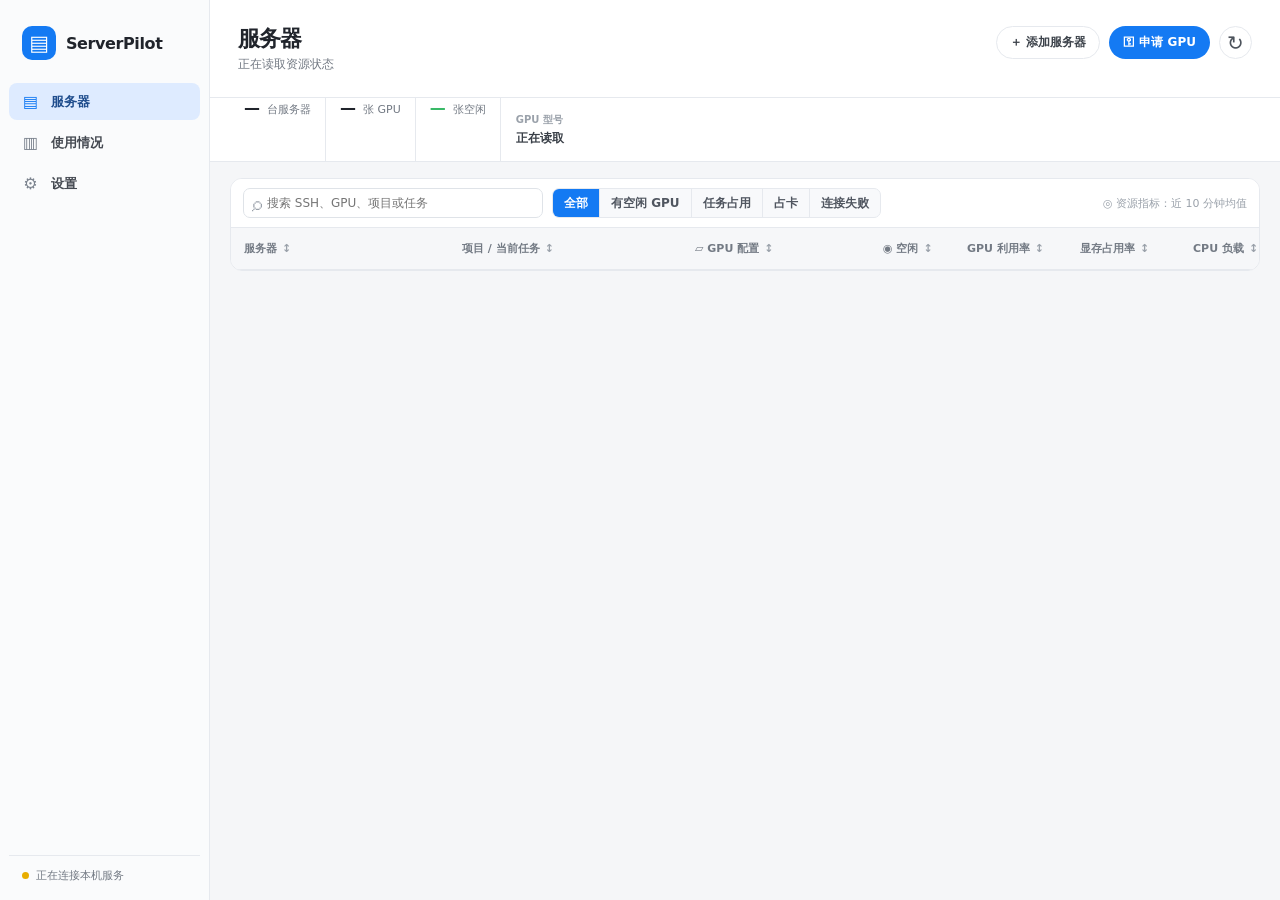
<file: desktop/windows/ui/index.html>
<!doctype html>
<html lang="zh-CN">
<head>
  <meta charset="utf-8">
  <meta name="viewport" content="width=device-width, initial-scale=1">
  <meta name="color-scheme" content="light">
  <title>ServerPilot</title>
  <link rel="stylesheet" href="app.css">
</head>
<body>
  <div class="app-shell">
    <aside class="sidebar" aria-label="主要导航">
      <div class="brand"><span class="brand-mark">▤</span><span>ServerPilot</span></div>
      <nav>
        <button class="nav-item active" type="button" data-page="servers" aria-current="page"><span>▤</span>服务器</button>
        <button class="nav-item" type="button" data-page="usage"><span>▥</span>使用情况</button>
        <button class="nav-item" type="button" data-page="settings"><span>⚙</span>设置</button>
      </nav>
      <div class="sidebar-footer"><span class="live-dot" id="connection-dot"></span><span id="connection-label">正在连接本机服务</span></div>
    </aside>

    <main class="workspace">
      <div id="servers-page">
      <header class="page-header">
        <div><h1>服务器</h1><p id="updated-at">正在读取资源状态</p></div>
        <div class="header-actions">
          <button class="button secondary" id="open-add-server" type="button">＋ 添加服务器</button>
          <button class="button primary" id="open-claim" type="button">⚿ 申请 GPU</button>
          <button class="icon-button" id="refresh" type="button" aria-label="刷新资源" title="刷新资源">↻</button>
        </div>
      </header>

      <div id="notice" class="notice" role="status" hidden></div>

      <section class="summary-strip" aria-label="资源摘要">
        <div class="summary-item"><span class="summary-number" id="summary-servers">—</span><span>台服务器</span></div>
        <div class="summary-item"><span class="summary-number" id="summary-gpus">—</span><span>张 GPU</span></div>
        <div class="summary-item success"><span class="summary-number" id="summary-free">—</span><span>张空闲</span></div>
        <div class="gpu-models"><span>GPU 型号</span><strong id="summary-models">正在读取</strong></div>
      </section>

      <section class="resource-panel" aria-label="服务器资源">
        <div class="toolbar">
          <label class="search"><span>⌕</span><input id="search" type="search" placeholder="搜索 SSH、GPU、项目或任务"></label>
          <div class="filters" role="group" aria-label="服务器筛选">
            <button type="button" class="filter selected" data-filter="all">全部</button>
            <button type="button" class="filter" data-filter="available">有空闲 GPU</button>
            <button type="button" class="filter" data-filter="busy">任务占用</button>
            <button type="button" class="filter" data-filter="keepalive">占卡</button>
            <button type="button" class="filter" data-filter="error">连接失败</button>
          </div>
          <span class="ten-minute-note">◎ 资源指标：近 10 分钟均值</span>
        </div>
        <div class="table-scroller">
          <div class="resource-table">
            <div class="table-head" role="row">
              <button type="button" data-sort="server">服务器 <span>↕</span></button>
              <button type="button" data-sort="task">项目 / 当前任务 <span>↕</span></button>
              <button type="button" data-sort="gpu">▱ GPU 配置 <span>↕</span></button>
              <button type="button" data-sort="free">◉ 空闲 <span>↕</span></button>
              <button type="button" data-sort="gpuUtil">GPU 利用率 <span>↕</span></button>
              <button type="button" data-sort="memory">显存占用率 <span>↕</span></button>
              <button type="button" data-sort="cpu">CPU 负载 <span>↕</span></button>
              <button type="button" data-sort="systemMemory">内存占用率 <span>↕</span></button>
              <span aria-hidden="true"></span>
            </div>
            <div id="server-rows" class="table-body" role="rowgroup"></div>
          </div>
        </div>
      </section>
      </div>

      <section id="usage-page" class="usage-page" hidden aria-labelledby="usage-title">
        <header class="page-header">
          <div><h1 id="usage-title">使用情况</h1><p>按项目和当前任务查看已分配资源</p></div>
          <div class="header-actions"><button class="button primary" id="usage-claim" type="button">⚿ 申请 GPU</button></div>
        </header>
        <section class="usage-summary-strip" aria-label="当前资源分配摘要">
          <div><span id="usage-projects">0</span><small>个项目</small></div>
          <div><span id="usage-tasks">0</span><small>个当前任务</small></div>
          <div><span id="usage-gpus">0</span><small>张已分配 GPU</small></div>
        </section>
        <section class="resource-panel usage-panel" aria-label="项目资源分配">
          <div class="usage-panel-heading"><h2>项目与任务</h2><p>只显示当前归属；ServerPilot 不会启动、停止或迁移任务。</p></div>
          <div id="usage-rows" class="usage-rows"></div>
        </section>
      </section>
    </main>
  </div>

  <dialog id="detail-dialog" class="detail-dialog">
    <div id="detail-content"></div>
  </dialog>

  <dialog id="claim-dialog" class="form-dialog">
    <form id="claim-form" method="dialog">
      <div class="dialog-header"><div><h2>申请 GPU</h2><p>申请成功后只获得资源租约；不会启动远端任务。</p></div><button class="icon-button close" type="button" value="cancel" aria-label="关闭">×</button></div>
      <div class="form-grid">
        <label>项目<input name="project" required maxlength="64" placeholder="例如：research"></label>
        <label>任务<input name="task" required maxlength="255" placeholder="例如：模型训练"></label>
        <label>用途<input name="purpose" required maxlength="1000" placeholder="例如：训练实验"></label>
        <label>GPU 数量<input name="gpuCount" type="number" value="1" min="1" required></label>
        <label>服务器（可选）<select name="endpoint" id="claim-endpoint"><option value="">自动选择</option></select></label>
        <label>最小可用显存 GiB（可选）<input name="minimumFreeVRAM" type="number" min="0" step="1" placeholder="例如：60"></label>
      </div>
      <p class="dialog-help">容量不足时会返回 no_capacity，不会进入排队。获得租约前请勿启动任务。</p>
      <div class="dialog-actions"><button class="button secondary" type="button" value="cancel">取消</button><button class="button primary" id="submit-claim" value="default">申请 GPU</button></div>
    </form>
  </dialog>

  <dialog id="add-dialog" class="form-dialog">
    <form id="add-form" method="dialog">
      <div class="dialog-header"><div><h2>添加服务器</h2><p>只登记固定、只读的监控配置；不会执行 SSH 命令或读取私钥。</p></div><button class="icon-button close" type="button" value="cancel" aria-label="关闭">×</button></div>
      <div class="form-grid">
        <label>服务器标识<input name="id" required pattern="[a-z][a-z0-9-]{0,127}" placeholder="例如：training-a"></label>
        <label>主机或 IP<input name="host" required placeholder="例如：10.40.1.203"></label>
        <label>SSH 端口<input name="port" type="number" min="1" max="65535" value="22" required></label>
        <label>SSH 用户<input name="sshUser" required value="root"></label>
        <label class="span-2">远端工作区路径<input name="workspace" required value="/srv/serverpilot-workspace"></label>
        <label class="span-2">归属项目（可选）<input name="ownerProject" maxlength="64" placeholder="例如：research"></label>
      </div>
      <p class="dialog-help">首次完整的只读采集会识别 GPU、纯 CPU 或尚未确认的服务器；未确认的服务器不能参与 GPU 分配。</p>
      <div class="dialog-actions"><button class="button secondary" type="button" value="cancel">取消</button><button class="button primary" id="submit-add" value="default">添加服务器</button></div>
    </form>
  </dialog>

  <dialog id="settings-dialog" class="form-dialog narrow-dialog">
    <form id="settings-form" method="dialog">
      <div class="dialog-header"><div><h2>设置</h2><p>本机服务与资源采集</p></div><button class="icon-button close" type="button" value="cancel" aria-label="关闭">×</button></div>
      <dl class="settings-list"><div><dt>本机服务地址</dt><dd id="service-url">—</dd></div><div><dt>数据目录</dt><dd id="data-directory">—</dd></div><div><dt>版本</dt><dd id="app-version">—</dd></div></dl>
      <label>数据采集间隔<select id="collector-interval"><option value="5">5 秒</option><option value="10">10 秒</option><option value="30">30 秒</option></select></label>
      <div class="dialog-actions"><button class="button secondary" type="button" value="cancel">关闭</button><button class="button primary" id="save-settings" value="default">保存设置</button></div>
    </form>
  </dialog>

  <script src="app.js"></script>
</body>
</html>
</file>
<file: desktop/windows/ui/app.css>
:root {
  color-scheme: light;
  --page: #f5f6f8;
  --sidebar: #fafbfc;
  --surface: #ffffff;
  --surface-soft: #f8f9fb;
  --line: #e6e9ee;
  --line-strong: #dfe3e8;
  --ink: #20242b;
  --muted: #727983;
  --faint: #9aa1aa;
  --blue: #147af3;
  --blue-soft: #deebff;
  --green: #39b967;
  --yellow: #e8ad00;
  --red: #ef4d57;
  --purple: #7e6ced;
  font-family: "Segoe UI Variable", "Segoe UI", system-ui, -apple-system, BlinkMacSystemFont, sans-serif;
}

* { box-sizing: border-box; }
html, body { min-width: 1024px; min-height: 640px; margin: 0; color: var(--ink); background: var(--page); }
button, input, select { font: inherit; }
button { cursor: pointer; }
button:focus-visible, input:focus-visible, select:focus-visible { outline: 2px solid var(--blue); outline-offset: 2px; }

.app-shell { min-height: 100vh; display: grid; grid-template-columns: 210px minmax(0, 1fr); }
.sidebar { display: flex; flex-direction: column; padding: 26px 9px 15px; border-right: 1px solid var(--line); background: var(--sidebar); }
.brand { display: flex; align-items: center; gap: 10px; padding: 0 13px 23px; font-size: 16px; font-weight: 700; letter-spacing: -.025em; }
.brand-mark { display: grid; width: 34px; height: 34px; place-items: center; border-radius: 10px; color: #fff; background: var(--blue); font-size: 21px; line-height: 1; }
.sidebar nav { display: grid; gap: 4px; }
.nav-item { display: flex; align-items: center; gap: 12px; width: 100%; min-height: 37px; padding: 0 13px; border: 0; border-radius: 8px; color: #454a52; background: transparent; font-size: 13px; font-weight: 600; text-align: left; }
.nav-item > span { width: 17px; color: #7b838e; font-size: 16px; text-align: center; }
.nav-item:hover { background: #eff3f8; }
.nav-item.active { color: #1f4d8d; background: var(--blue-soft); }
.nav-item.active > span { color: var(--blue); }
.sidebar-footer { display: flex; align-items: center; gap: 7px; margin-top: auto; padding: 12px 13px 2px; border-top: 1px solid var(--line); color: var(--muted); font-size: 11px; }
.live-dot { width: 7px; height: 7px; border-radius: 50%; background: var(--yellow); }
.live-dot.online { background: var(--green); }
.live-dot.error { background: var(--red); }

.workspace { min-width: 0; }
.page-header { display: flex; align-items: flex-start; justify-content: space-between; min-height: 98px; padding: 26px 28px 16px; border-bottom: 1px solid var(--line); background: #fff; }
h1, h2, h3, p { margin: 0; }
h1 { font-size: 22px; line-height: 1.2; letter-spacing: -.035em; }
.page-header p { margin-top: 4px; color: var(--muted); font-size: 12px; }
.header-actions, .dialog-actions { display: flex; align-items: center; gap: 9px; }
.button { min-height: 33px; padding: 0 13px; border: 1px solid transparent; border-radius: 999px; font-size: 12px; font-weight: 650; white-space: nowrap; }
.button.primary { color: #fff; background: var(--blue); }
.button.primary:hover { background: #0867dd; }
.button.secondary { border-color: var(--line); color: #3d434b; background: #fff; }
.button.secondary:hover { background: var(--surface-soft); }
.icon-button { display: grid; width: 33px; height: 33px; place-items: center; padding: 0; border: 1px solid var(--line); border-radius: 50%; color: #4d535c; background: #fff; font-size: 20px; line-height: 1; }
.icon-button:hover { background: var(--surface-soft); }

.notice { margin: 14px 20px -1px; padding: 10px 12px; border: 1px solid #b6dbc3; border-radius: 9px; color: #256f3d; background: #eaf7ef; font-size: 12px; font-weight: 600; }
.notice.error { border-color: #f2c2c5; color: #b4232c; background: #fff1f2; }
.summary-strip { display: grid; grid-template-columns: auto auto auto minmax(260px, 1fr); align-items: stretch; min-height: 64px; padding: 0 20px; border-bottom: 1px solid var(--line); background: var(--surface); }
.summary-item { display: flex; align-items: baseline; gap: 7px; padding: 0 14px; border-right: 1px solid var(--line); color: var(--muted); font-size: 11px; }
.summary-number { color: var(--ink); font-size: 16px; font-weight: 750; font-variant-numeric: tabular-nums; }
.summary-item.success .summary-number { color: var(--green); }
.gpu-models { display: grid; align-content: center; gap: 3px; min-width: 0; padding-left: 15px; }
.gpu-models span { color: var(--faint); font-size: 10px; font-weight: 650; }
.gpu-models strong { overflow: hidden; color: #3a4048; font-size: 12px; text-overflow: ellipsis; white-space: nowrap; }

.resource-panel { margin: 16px 20px 22px; overflow: hidden; border: 1px solid var(--line); border-radius: 12px; background: var(--surface); }
.toolbar { display: flex; align-items: center; gap: 9px; min-height: 48px; padding: 9px 12px; border-bottom: 1px solid var(--line); background: #fff; }
.search { display: flex; align-items: center; width: 300px; min-width: 210px; height: 30px; padding: 0 8px; border: 1px solid var(--line-strong); border-radius: 7px; color: var(--faint); background: #fff; }
.search span { font-size: 20px; line-height: 1; }
.search input { width: 100%; min-width: 0; height: 28px; padding: 0 5px; border: 0; outline: 0; color: var(--ink); background: transparent; font-size: 12px; }
.filters { display: flex; overflow: hidden; border: 1px solid var(--line); border-radius: 7px; background: var(--surface-soft); }
.filter { min-height: 28px; padding: 0 11px; border: 0; border-right: 1px solid var(--line); color: #505660; background: transparent; font-size: 12px; font-weight: 650; white-space: nowrap; }
.filter:last-child { border-right: 0; }
.filter:hover { background: #edf1f5; }
.filter.selected { color: #fff; background: var(--blue); }
.ten-minute-note { margin-left: auto; color: var(--faint); font-size: 11px; white-space: nowrap; }
.table-scroller { overflow: auto; }
.resource-table { min-width: 1190px; }
.table-head, .server-row { display: grid; grid-template-columns: minmax(210px, 1.35fr) minmax(225px, 1.85fr) minmax(180px, 1.15fr) 76px repeat(4, minmax(105px, .7fr)) 28px; align-items: center; column-gap: 8px; padding: 0 13px; }
.table-head { min-height: 42px; border-bottom: 1px solid var(--line); background: #f6f7f9; }
.table-head button { display: flex; align-items: center; gap: 5px; min-width: 0; padding: 0; border: 0; color: #737a84; background: transparent; font-size: 11px; font-weight: 700; text-align: left; }
.table-head button:hover, .table-head button.active { color: #373d45; }
.table-head button span { color: var(--faint); }
.server-row { min-height: 61px; border-bottom: 1px solid var(--line); background: #fff; transition: background-color .12s ease; }
.server-row:last-child { border-bottom: 0; }
.server-row:hover { background: #fbfcfe; }
.server-row.selected { box-shadow: inset 0 2px 0 #80aafc, inset 0 -2px 0 #80aafc; background: #fcfdff; }
.endpoint-cell, .task-cell, .gpu-cell, .metric { min-width: 0; }
.primary-line { display: flex; align-items: center; gap: 7px; overflow: hidden; font-family: ui-monospace, SFMono-Regular, Consolas, monospace; font-size: 12px; font-weight: 700; text-overflow: ellipsis; white-space: nowrap; }
.status-dot { flex: 0 0 auto; width: 7px; height: 7px; border-radius: 50%; background: var(--yellow); }
.status-dot.online { background: var(--green); }.status-dot.error { background: var(--red); }.status-dot.disabled { background: #8f96a0; }
.secondary-line { margin-top: 4px; overflow: hidden; color: var(--faint); font-size: 10px; font-weight: 500; text-overflow: ellipsis; white-space: nowrap; }
.task-cell .primary-line, .gpu-cell .primary-line { font-family: inherit; font-size: 11px; }
.gpu-cell .primary-line { font-weight: 700; }
.metric { display: grid; grid-template-columns: auto minmax(36px, 1fr); align-items: center; gap: 6px; color: #394049; font-size: 11px; font-weight: 700; font-variant-numeric: tabular-nums; }
.metric-bar { height: 7px; overflow: hidden; border-radius: 999px; background: #eaedf1; }
.metric-bar i { display: block; width: var(--value, 0%); height: 100%; border-radius: inherit; background: var(--green); }
.metric.medium .metric-bar i { background: var(--yellow); }.metric.high .metric-bar i { background: var(--red); }
.free-count { color: #363d45; font-size: 12px; font-weight: 750; font-variant-numeric: tabular-nums; }
.detail-open { display: grid; width: 24px; height: 24px; place-items: center; padding: 0; border: 0; border-radius: 6px; color: #77808b; background: transparent; font-size: 18px; }
.detail-open:hover { color: var(--blue); background: var(--blue-soft); }
.empty-state { padding: 58px 20px; color: var(--muted); font-size: 13px; text-align: center; }

.usage-summary-strip { display: flex; gap: 0; padding: 14px 20px 0; }.usage-summary-strip > div { display: grid; gap: 2px; min-width: 130px; padding: 12px 16px; border-right: 1px solid var(--line); background: #fff; }.usage-summary-strip > div:first-child { border-radius: 10px 0 0 10px; }.usage-summary-strip > div:last-child { border: 0; border-radius: 0 10px 10px 0; }.usage-summary-strip span { font-size: 18px; font-weight: 750; font-variant-numeric: tabular-nums; }.usage-summary-strip small { color: var(--muted); font-size: 10px; font-weight: 650; }.usage-panel { margin-top: 14px; }.usage-panel-heading { display: flex; align-items: baseline; justify-content: space-between; gap: 12px; padding: 14px 16px; border-bottom: 1px solid var(--line); }.usage-panel-heading h2 { font-size: 13px; }.usage-panel-heading p { color: var(--muted); font-size: 11px; }.usage-row { display: grid; grid-template-columns: minmax(240px, 1fr) minmax(190px, 1fr) repeat(3, 115px); gap: 15px; align-items: center; min-height: 67px; padding: 0 16px; border-bottom: 1px solid var(--line); }.usage-row:last-child { border-bottom: 0; }.usage-project strong, .usage-task strong { display: block; overflow: hidden; font-size: 12px; text-overflow: ellipsis; white-space: nowrap; }.usage-project span, .usage-task span { display: block; margin-top: 4px; overflow: hidden; color: var(--muted); font-size: 10px; text-overflow: ellipsis; white-space: nowrap; }.usage-quantity { display: grid; gap: 3px; text-align: right; }.usage-quantity strong { font-size: 12px; font-variant-numeric: tabular-nums; }.usage-quantity span { color: var(--faint); font-size: 10px; }

dialog { color: var(--ink); border: 1px solid var(--line); background: #fff; box-shadow: 0 22px 60px rgba(24, 35, 48, .22); }
dialog::backdrop { background: rgba(29, 35, 45, .32); }
.detail-dialog { width: min(900px, calc(100vw - 52px)); max-height: calc(100vh - 42px); padding: 0; overflow: auto; border-radius: 17px; }
.detail-sheet { padding: 20px 22px 24px; }
.detail-heading { display: flex; align-items: flex-start; justify-content: space-between; gap: 18px; }
.detail-title { display: flex; gap: 10px; }
.detail-title .server-glyph { display: grid; width: 35px; height: 35px; place-items: center; border-radius: 10px; color: #3e4a58; background: #edf1f5; font-size: 20px; }
.detail-title h2 { font-size: 16px; letter-spacing: -.02em; }.detail-title p { margin-top: 3px; color: var(--muted); font-family: ui-monospace, Consolas, monospace; font-size: 11px; }
.detail-actions { display: flex; gap: 7px; }.detail-actions .button { min-height: 30px; }
.workspace-path { margin-top: 16px; padding: 9px 11px; border: 1px solid #c9daf6; border-radius: 8px; color: #31557f; background: #eaf2ff; font-family: ui-monospace, Consolas, monospace; font-size: 11px; }
.gpu-status-panel { margin-top: 13px; padding: 14px; border: 1px solid var(--line); border-radius: 12px; background: #fbfcfd; }
.section-heading { display: flex; align-items: baseline; justify-content: space-between; gap: 12px; }.section-heading h3 { font-size: 13px; }.section-heading p { color: var(--muted); font-size: 11px; }
.status-counts { display: flex; flex-wrap: wrap; gap: 6px; margin: 11px 0; }.status-chip { display: inline-flex; align-items: center; gap: 5px; padding: 5px 8px; border-radius: 999px; color: #5b6470; background: #eef1f4; font-size: 10px; font-weight: 650; }.status-chip i { width: 6px; height: 6px; border-radius: 50%; background: var(--status-color); }.status-chip strong { color: var(--ink); }
.gpu-cards { display: grid; grid-template-columns: repeat(auto-fit, minmax(235px, 1fr)); gap: 9px; }
.gpu-card { display: flex; align-items: center; gap: 11px; min-height: 65px; padding: 10px 12px; border: 1px solid var(--line); border-radius: 10px; background: #fff; }
.memory-ring { position: relative; display: grid; flex: 0 0 auto; width: 40px; height: 40px; place-items: center; border-radius: 50%; background: conic-gradient(var(--ring-color) var(--percent), #e9edf1 0); }.memory-ring::after { position: absolute; width: 29px; height: 29px; border-radius: 50%; background: #fff; content: ""; }.memory-ring span { position: relative; z-index: 1; font-size: 11px; font-weight: 750; }
.gpu-card-info { min-width: 0; }.gpu-card-title { display: flex; align-items: center; gap: 7px; }.gpu-card-title strong { font-size: 12px; }.state-badge { display: inline-block; padding: 3px 6px; border-radius: 999px; color: var(--state-color); background: color-mix(in srgb, var(--state-color) 11%, white); font-size: 9px; font-weight: 700; }.gpu-card-info p { margin-top: 4px; color: var(--muted); font-family: ui-monospace, Consolas, monospace; font-size: 10px; }.gpu-card-value { margin-left: auto; color: var(--ring-color); font-size: 15px; font-weight: 750; font-variant-numeric: tabular-nums; }
.history-section { margin-top: 17px; }.history-header { display: flex; align-items: center; justify-content: space-between; }.history-header h3 { font-size: 13px; }.range-switch { display: flex; overflow: hidden; border: 1px solid var(--line); border-radius: 7px; }.range-switch button { min-width: 38px; min-height: 26px; padding: 0 8px; border: 0; border-right: 1px solid var(--line); color: var(--muted); background: #fff; font-size: 10px; font-weight: 700; }.range-switch button:last-child { border-right: 0; }.range-switch button.active { color: #fff; background: var(--blue); }
.chart-grid { display: grid; grid-template-columns: repeat(2, minmax(0, 1fr)); gap: 10px; margin-top: 10px; }.chart-card { min-height: 154px; padding: 10px; border: 1px solid var(--line); border-radius: 10px; background: #fff; }.chart-card h4 { margin: 0; color: #3f4650; font-size: 10px; }.chart-card p { margin: 3px 0 8px; color: var(--faint); font-size: 9px; }.sparkline { display: block; width: 100%; height: 95px; }.chart-empty { display: grid; height: 95px; place-items: center; color: var(--faint); font-size: 10px; }

.form-dialog { width: min(600px, calc(100vw - 40px)); padding: 19px; border-radius: 14px; }.narrow-dialog { width: min(470px, calc(100vw - 40px)); }.dialog-header { display: flex; align-items: flex-start; justify-content: space-between; gap: 15px; }.dialog-header h2 { font-size: 16px; }.dialog-header p, .dialog-help { margin-top: 5px; color: var(--muted); font-size: 11px; line-height: 1.5; }.close { flex: 0 0 auto; border: 0; font-size: 22px; }.form-grid { display: grid; grid-template-columns: repeat(2, minmax(0, 1fr)); gap: 12px; margin-top: 17px; }.form-grid label, .form-dialog > form > label { display: grid; gap: 5px; color: #4e5660; font-size: 11px; font-weight: 650; }.form-grid .span-2 { grid-column: 1 / -1; }.form-grid input, .form-grid select, .form-dialog select { min-height: 34px; padding: 0 9px; border: 1px solid var(--line-strong); border-radius: 7px; color: var(--ink); background: #fff; font-size: 12px; }.dialog-actions { justify-content: flex-end; margin-top: 18px; }.settings-list { display: grid; gap: 8px; margin: 17px 0; }.settings-list div { display: grid; grid-template-columns: 110px minmax(0, 1fr); gap: 10px; padding: 8px 0; border-bottom: 1px solid var(--line); }.settings-list dt { color: var(--muted); font-size: 11px; }.settings-list dd { overflow: hidden; margin: 0; color: #3e454e; font-family: ui-monospace, Consolas, monospace; font-size: 11px; text-overflow: ellipsis; white-space: nowrap; }

@media (max-width: 1180px) { .ten-minute-note { display: none; }.filters { max-width: 500px; overflow: auto; }.chart-grid { grid-template-columns: 1fr; } }
</file>
